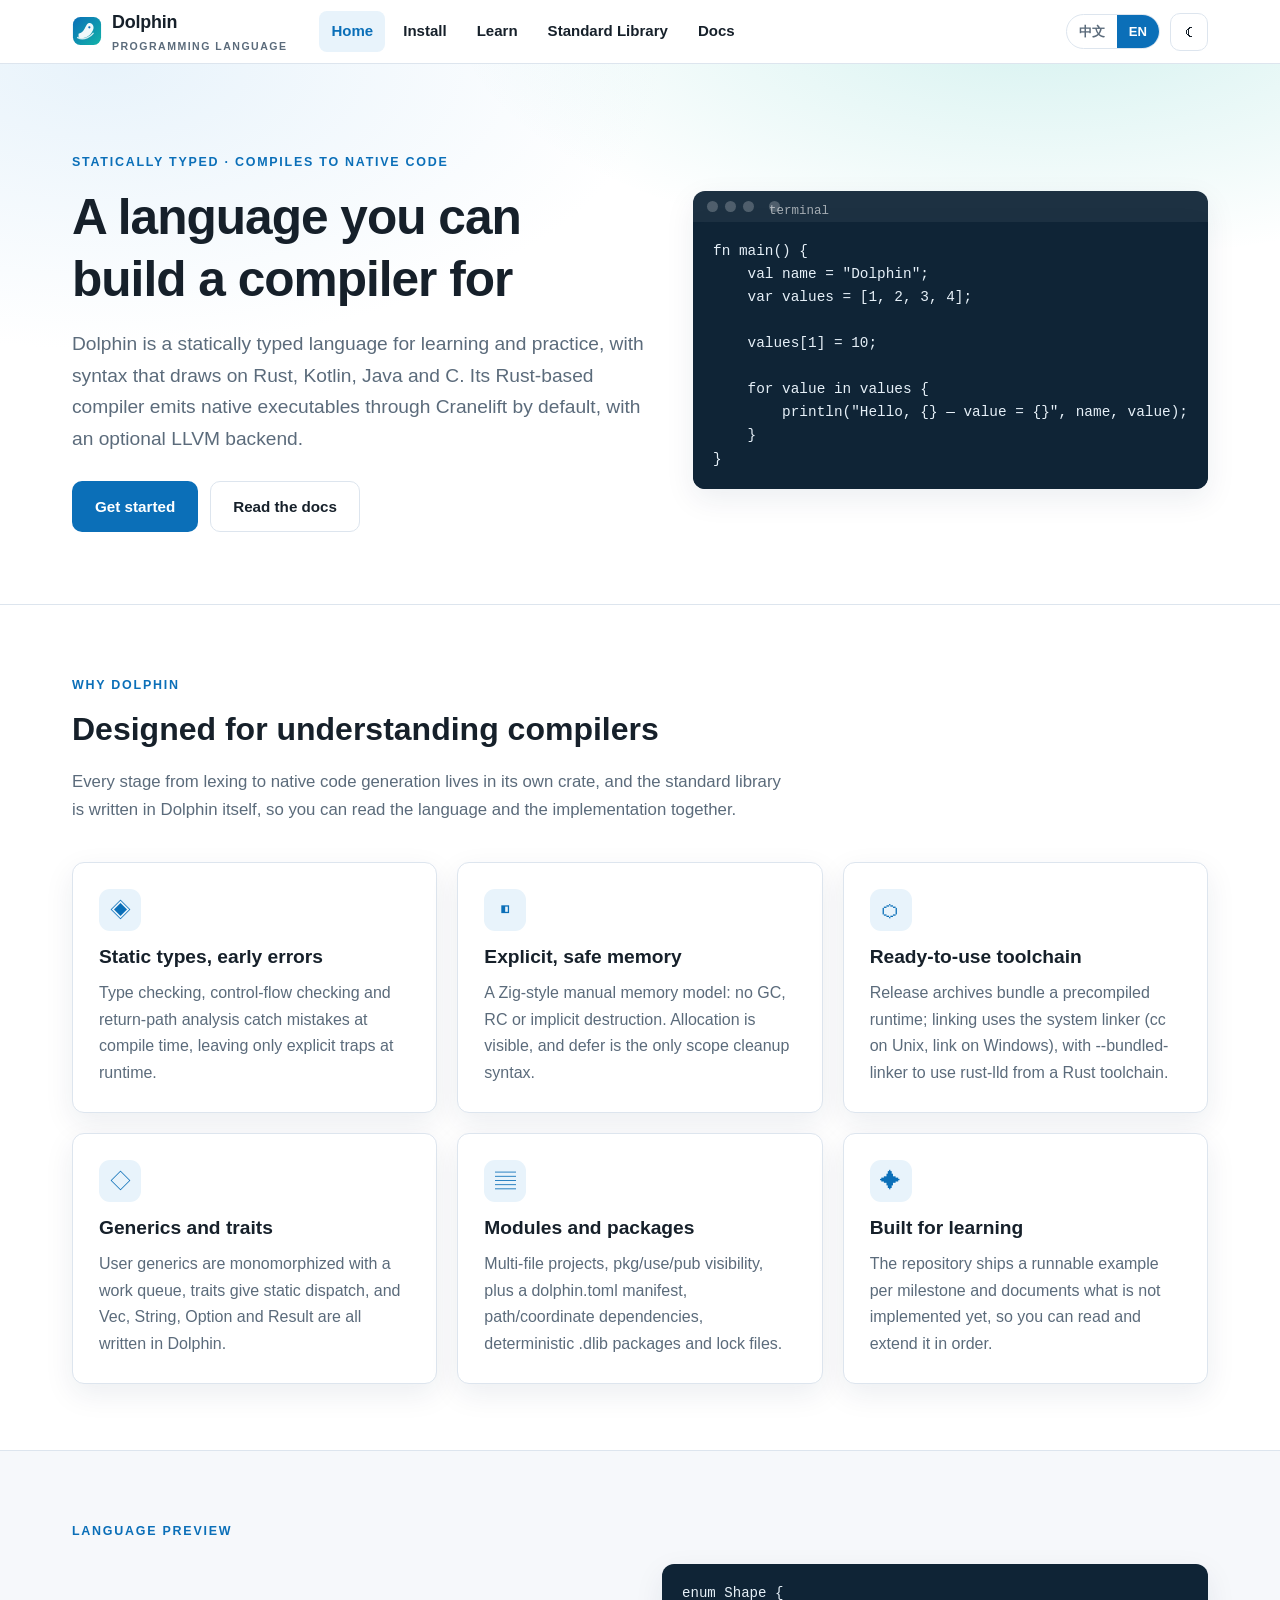
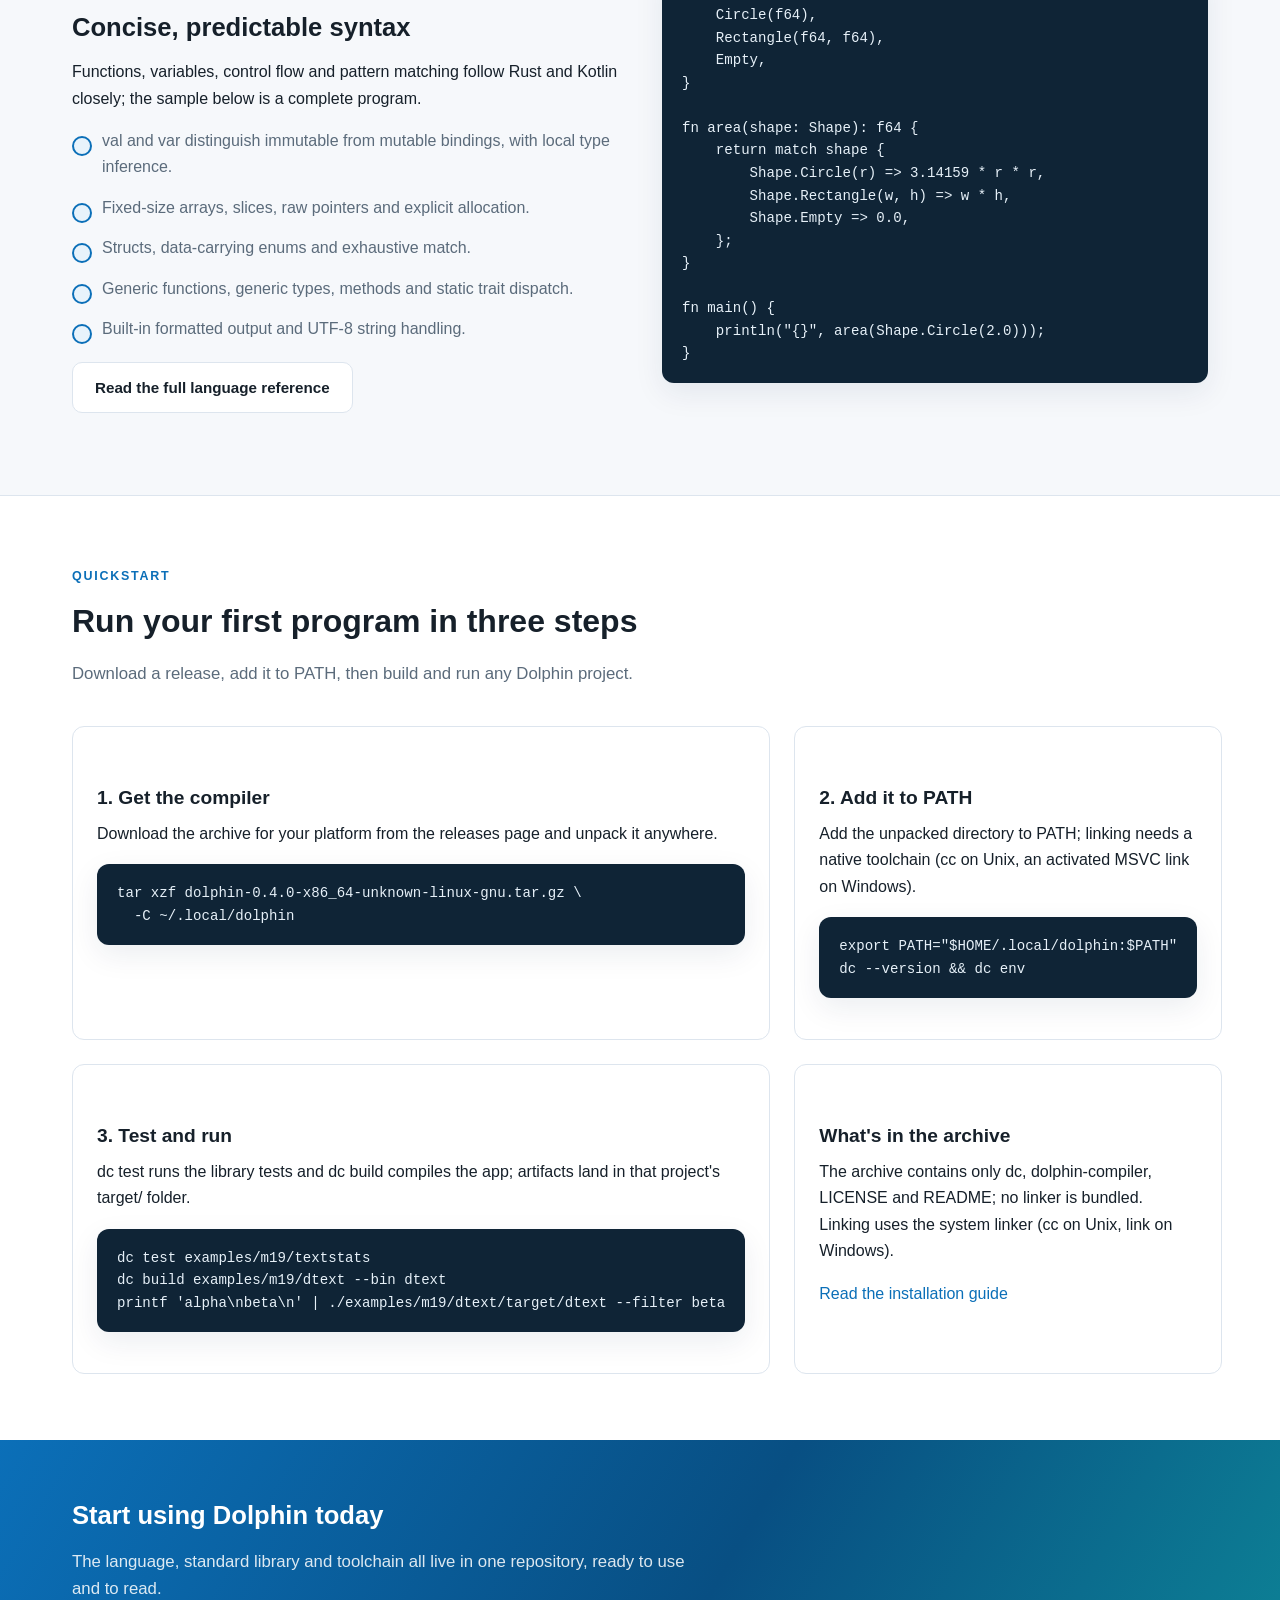
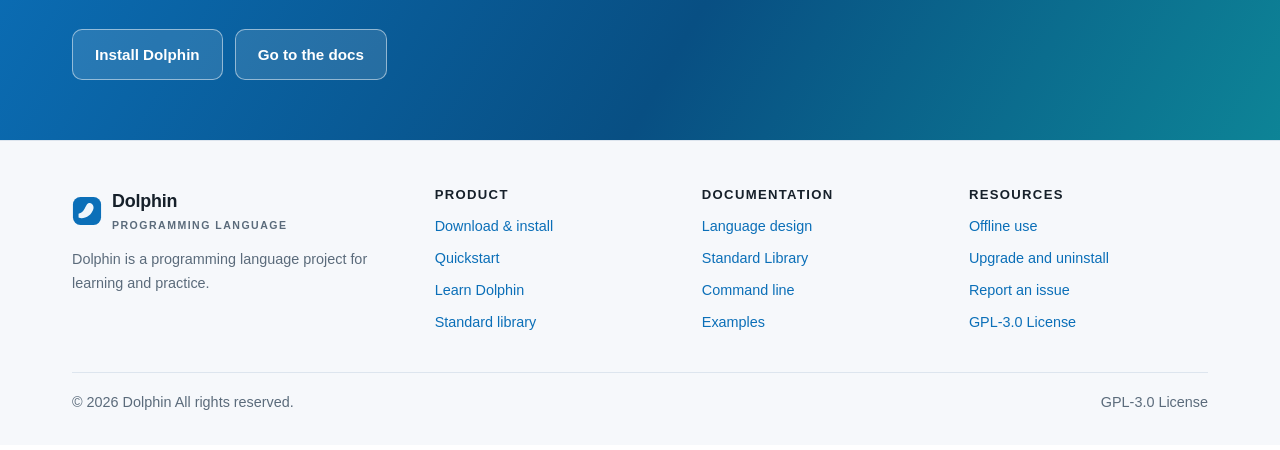
<file: docs/website/index.html>
<!DOCTYPE html>
<html lang="zh-CN" data-lang="zh-CN">
<head>
  <meta charset="UTF-8" />
  <meta name="viewport" content="width=device-width, initial-scale=1" />
  <meta name="description" content="Dolphin 是一门面向学习与实践的静态类型编程语言，编译为本机可执行文件。" />
  <title>Dolphin · 编程语言</title>
  <link rel="stylesheet" href="assets/css/site.css" />
  <script>
    (function () {
      try {
        var saved = localStorage.getItem("dolphin-theme");
        if (saved === "dark" || saved === "light") {
          document.documentElement.setAttribute("data-theme", saved);
        } else if (window.matchMedia && window.matchMedia("(prefers-color-scheme: dark)").matches) {
          document.documentElement.setAttribute("data-theme", "dark");
        }
      } catch (e) {}
    })();
  </script>
  <script defer src="assets/js/i18n.js"></script>
  <script defer src="assets/js/site.js"></script>
</head>
<body>
  <a class="skip-link" href="#main" data-i18n="nav.home">首页</a>

  <header class="topbar">
    <div class="container">
      <a class="brand" href="index.html">
        <svg viewBox="0 0 64 64" aria-hidden="true">
          <defs>
            <linearGradient id="dolphinGrad" x1="0" y1="0" x2="1" y2="1">
              <stop offset="0" stop-color="#0b6fb8" />
              <stop offset="1" stop-color="#12b3a8" />
            </linearGradient>
          </defs>
          <rect x="2" y="2" width="60" height="60" rx="16" fill="url(#dolphinGrad)" />
          <path d="M14 38c8-2 12-8 15-15 2-4 4-7 7-8 4-1 7 1 9 5 2 4 1 9-3 15-3 5-8 9-14 11-5 2-10 2-14 0z" fill="#fff" opacity="0.94" />
          <circle cx="37" cy="24" r="2.4" fill="#0b6fb8" />
          <path d="M12 46c6 3 14 3 21 0 5-2 9-5 12-9" stroke="#fff" stroke-width="3" fill="none" stroke-linecap="round" opacity="0.8" />
        </svg>
        <span>
          <span data-i18n="brand.name">Dolphin</span>
          <small data-i18n="brand.tagline">编程语言</small>
        </span>
      </a>
      <nav class="nav-links" aria-label="Primary">
        <a href="index.html" data-nav data-i18n="nav.home">首页</a>
        <a href="install.html" data-nav data-i18n="nav.install">安装</a>
        <a href="docs/index.html#/tutorial/install" data-nav data-i18n="nav.tutorial">教程</a>
        <a href="docs/index.html#/std/overview" data-nav data-i18n="nav.stdlib">标准库</a>
        <a href="docs/index.html" data-i18n="nav.docs">文档</a>
      </nav>
      <div class="topbar-actions">
        <div class="lang-switch" role="group" data-i18n-aria="nav.language">
          <button type="button" data-lang-btn="zh-CN">中文</button>
          <button type="button" data-lang-btn="en-US">EN</button>
        </div>
        <button type="button" class="icon-btn" data-theme-toggle data-i18n-title="nav.theme" aria-label="Toggle theme">☾</button>
        <button type="button" class="icon-btn menu-btn" data-menu-toggle data-i18n-aria="nav.menu" aria-label="Menu">☰</button>
      </div>
    </div>
  </header>

  <main id="main">
    <section class="hero">
      <div class="container hero-grid">
        <div>
          <span class="eyebrow" data-i18n="hero.eyebrow">静态类型 · 编译为本机代码</span>
          <h1 data-i18n="hero.title">一门可以亲手写编译器的语言</h1>
          <p class="lead" data-i18n="hero.lead">
            Dolphin 是一门面向学习与实践的静态类型语言，语法参考 Rust、Kotlin、Java 和 C。编译器用 Rust
            写成，默认通过 Cranelift 生成本机可执行文件，也可选用 LLVM 后端。
          </p>
          <div class="hero-cta">
            <a class="btn btn-primary" href="install.html" data-i18n="hero.cta.install">开始安装</a>
            <a class="btn btn-ghost" href="docs/index.html" data-i18n="hero.cta.docs">阅读文档</a>
          </div>
        </div>
        <div class="hero-code">
          <div class="terminal">
            <div class="terminal-bar">
              <span></span><span></span><span></span>
              <span class="t-title" data-i18n="hero.termtitle">terminal</span>
            </div>
            <pre><code>fn main() {
    val name = "Dolphin";
    var values = [1, 2, 3, 4];

    values[1] = 10;

    for value in values {
        println("Hello, {} — value = {}", name, value);
    }
}</code></pre>
          </div>
        </div>
      </div>
    </section>

    <section class="block">
      <div class="container">
        <div class="section-head">
          <span class="eyebrow" data-i18n="why.eyebrow">为什么选择 Dolphin</span>
          <h2 data-i18n="why.title">为理解编译器而设计</h2>
          <p data-i18n="why.lead">
            从词法分析到本机代码生成的每个阶段都拆成独立 crate，源码标准库也用 Dolphin 写成，读语言和读实现可以同步进行。
          </p>
        </div>
        <div class="cards">
          <article class="card">
            <div class="card-icon">◈</div>
            <h3 data-i18n="why.card1.title">静态类型，错误前置</h3>
            <p data-i18n="why.card1.body">
              完整的类型检查、控制流检查与返回路径检查，尽量在编译期发现错误，运行时只保留明确的陷阱。
            </p>
          </article>
          <article class="card">
            <div class="card-icon">◧</div>
            <h3 data-i18n="why.card2.title">显式且安全的内存</h3>
            <p data-i18n="why.card2.body">
              Zig 式手动内存模型：没有 GC、RC 与隐式析构，分配与释放显式可见，defer 是唯一的作用域清理语法。
            </p>
          </article>
          <article class="card">
            <div class="card-icon">⬡</div>
            <h3 data-i18n="why.card3.title">开箱即用的工具链</h3>
            <p data-i18n="why.card3.body">
              发行包内置预编译运行时；链接默认调用系统链接器（Unix cc，Windows link），装有 Rust 工具链时可用
              --bundled-linker 改用 rust-lld。
            </p>
          </article>
          <article class="card">
            <div class="card-icon">◇</div>
            <h3 data-i18n="why.card4.title">泛型与 trait</h3>
            <p data-i18n="why.card4.body">
              用户泛型经工作队列单态化，trait 提供静态分派，标准库的 Vec、String、Option、Result 全部由
              Dolphin 源码写成。
            </p>
          </article>
          <article class="card">
            <div class="card-icon">▤</div>
            <h3 data-i18n="why.card5.title">模块与包管理</h3>
            <p data-i18n="why.card5.body">
              多文件项目、pkg/use/pub 可见性，以及 dolphin.toml 清单、path/坐标依赖、确定性 .dlib 包与锁文件。
            </p>
          </article>
          <article class="card">
            <div class="card-icon">✦</div>
            <h3 data-i18n="why.card6.title">面向学习</h3>
            <p data-i18n="why.card6.body">
              仓库按里程碑提供可运行示例，并如实记录尚未实现的能力，方便按顺序阅读和扩展。
            </p>
          </article>
        </div>
      </div>
    </section>

    <section class="block alt">
      <div class="container split">
        <div>
          <span class="eyebrow" data-i18n="preview.eyebrow">语言预览</span>
          <h2 data-i18n="preview.title">简洁、明确的语法</h2>
          <p data-i18n="preview.lead">
            函数、变量、控制流与模式匹配的写法接近 Rust 与 Kotlin，下面是一个完整的面积计算程序。
          </p>
          <ul class="feature-list">
            <li data-i18n="preview.list.1">val 与 var 区分不可变与可变绑定，支持局部类型推断。</li>
            <li data-i18n="preview.list.2">定长数组、切片、原始指针与显式内存分配。</li>
            <li data-i18n="preview.list.3">结构体、携带数据的枚举与穷尽式 match。</li>
            <li data-i18n="preview.list.4">泛型函数、泛型类型、方法与 trait 静态分派。</li>
            <li data-i18n="preview.list.5">内置格式化输出与 UTF-8 字符串处理。</li>
          </ul>
          <p style="margin-top: 20px">
            <a class="btn btn-ghost" href="docs/index.html#/tutorial/intro" data-i18n="preview.link">查看完整语言参考</a>
          </p>
        </div>
        <div>
          <pre><code>enum Shape {
    Circle(f64),
    Rectangle(f64, f64),
    Empty,
}

fn area(shape: Shape): f64 {
    return match shape {
        Shape.Circle(r) =&gt; 3.14159 * r * r,
        Shape.Rectangle(w, h) =&gt; w * h,
        Shape.Empty =&gt; 0.0,
    };
}

fn main() {
    println("{}", area(Shape.Circle(2.0)));
}</code></pre>
        </div>
      </div>
    </section>

    <section class="block">
      <div class="container">
        <div class="section-head">
          <span class="eyebrow" data-i18n="quickstart.eyebrow">快速开始</span>
          <h2 data-i18n="quickstart.title">三步运行第一个程序</h2>
          <p data-i18n="quickstart.lead">下载发行包并加入 PATH，然后编译运行任意 Dolphin 项目。</p>
        </div>
        <div class="quickstart">
          <div class="panel">
            <h3 data-i18n="quickstart.step1.title">1. 获取编译器</h3>
            <p data-i18n="quickstart.step1.body">从发行页下载对应平台的归档，解压到任意目录。</p>
            <pre><code>tar xzf dolphin-0.4.0-x86_64-unknown-linux-gnu.tar.gz \
  -C ~/.local/dolphin</code></pre>
          </div>
          <div class="panel">
            <h3 data-i18n="quickstart.step2.title">2. 加入 PATH</h3>
            <p data-i18n="quickstart.step2.body">把解压目录加入 PATH；链接需要本机开发工具链（Unix cc，Windows 已激活的 MSVC link）。</p>
            <pre><code>export PATH="$HOME/.local/dolphin:$PATH"
dc --version && dc env</code></pre>
          </div>
          <div class="panel">
            <h3 data-i18n="quickstart.step3.title">3. 构建并运行</h3>
            <p data-i18n="quickstart.step3.body">dc test 运行库测试，dc build 构建应用；产物写入项目的 target/ 目录。</p>
            <pre><code>dc test examples/m19/textstats
dc build examples/m19/dtext --bin dtext
printf 'alpha\nbeta\n' | ./examples/m19/dtext/target/dtext --filter beta</code></pre>
          </div>
          <div class="panel">
            <h3 data-i18n="install.package.title">发行包内容</h3>
            <p data-i18n="install.package.body">
              发行包只包含 dc、dolphin-compiler、LICENSE 与 README，不含链接器；链接默认使用系统链接器（Unix cc，Windows link）。
            </p>
            <p><a href="install.html" data-i18n="quickstart.link">阅读安装指南 →</a></p>
          </div>
        </div>
      </div>
    </section>

    <section class="cta-band">
      <div class="container">
        <h2 data-i18n="cta.title">现在就开始使用 Dolphin</h2>
        <p data-i18n="cta.lead">
          语言、标准库与工具链的源码都在仓库里，可以边用边读。
        </p>
        <div class="hero-cta">
          <a class="btn btn-ghost" href="install.html" data-i18n="cta.install">安装 Dolphin</a>
          <a class="btn btn-ghost" href="docs/index.html" data-i18n="cta.docs">进入文档</a>
        </div>
      </div>
    </section>
  </main>

  <footer class="site-footer">
    <div class="container">
      <div class="footer-grid">
        <div>
          <a class="brand" href="index.html">
            <svg viewBox="0 0 64 64" aria-hidden="true">
              <rect x="2" y="2" width="60" height="60" rx="16" fill="#0b6fb8" />
              <path d="M14 38c8-2 12-8 15-15 2-4 4-7 7-8 4-1 7 1 9 5 2 4 1 9-3 15-3 5-8 9-14 11-5 2-10 2-14 0z" fill="#fff" opacity="0.94" />
            </svg>
            <span>
              <span data-i18n="brand.name">Dolphin</span>
              <small data-i18n="brand.tagline">编程语言</small>
            </span>
          </a>
          <p style="margin-top: 14px" data-i18n="footer.disclaimer">
            Dolphin 是用于学习与实践的编程语言项目。
          </p>
        </div>
        <div>
          <h4 data-i18n="footer.product">产品</h4>
          <ul>
            <li><a href="install.html" data-i18n="footer.download">下载与安装</a></li>
            <li><a href="docs/index.html#/tutorial/install" data-i18n="footer.quickstart">快速开始</a></li>
            <li><a href="docs/index.html#/tutorial/tour" data-i18n="footer.tutorial">入门到精通</a></li>
            <li><a href="docs/index.html#/std/overview" data-i18n="footer.stdlib">标准库参考</a></li>
          </ul>
        </div>
        <div>
          <h4 data-i18n="footer.docs">文档</h4>
          <ul>
            <li><a href="docs/index.html#/tutorial/intro" data-i18n="footer.language">语言设计</a></li>
            <li><a href="docs/index.html#/std/mem" data-i18n="nav.stdlib">标准库</a></li>
            <li><a href="docs/index.html#/tutorial/packages" data-i18n="footer.cli">命令行参考</a></li>
            <li><a href="https://github.com/foxlab/dolphin-compiler/tree/main/examples" data-i18n="footer.examples">可运行示例</a></li>
          </ul>
        </div>
        <div>
          <h4 data-i18n="footer.resources">资源</h4>
          <ul>
            <li><a href="install.html#offline" data-i18n="install.offline.title">离线使用</a></li>
            <li><a href="install.html#upgrade" data-i18n="install.upgrade.title">升级与卸载</a></li>
            <li><a href="https://github.com/foxlab/dolphin-compiler/issues" rel="noopener" data-i18n="footer.issues">问题反馈</a></li>
            <li><a href="https://www.gnu.org/licenses/gpl-3.0.html" rel="noopener" data-i18n="footer.license">GPL-3.0 许可证</a></li>
          </ul>
        </div>
      </div>
      <div class="footer-bottom">
        <span>© <span data-year>2026</span> Dolphin <span data-i18n="footer.rights">保留所有权利。</span></span>
        <span data-i18n="footer.license">GPL-3.0 许可证</span>
      </div>
    </div>
  </footer>
</body>
</html>
</file>
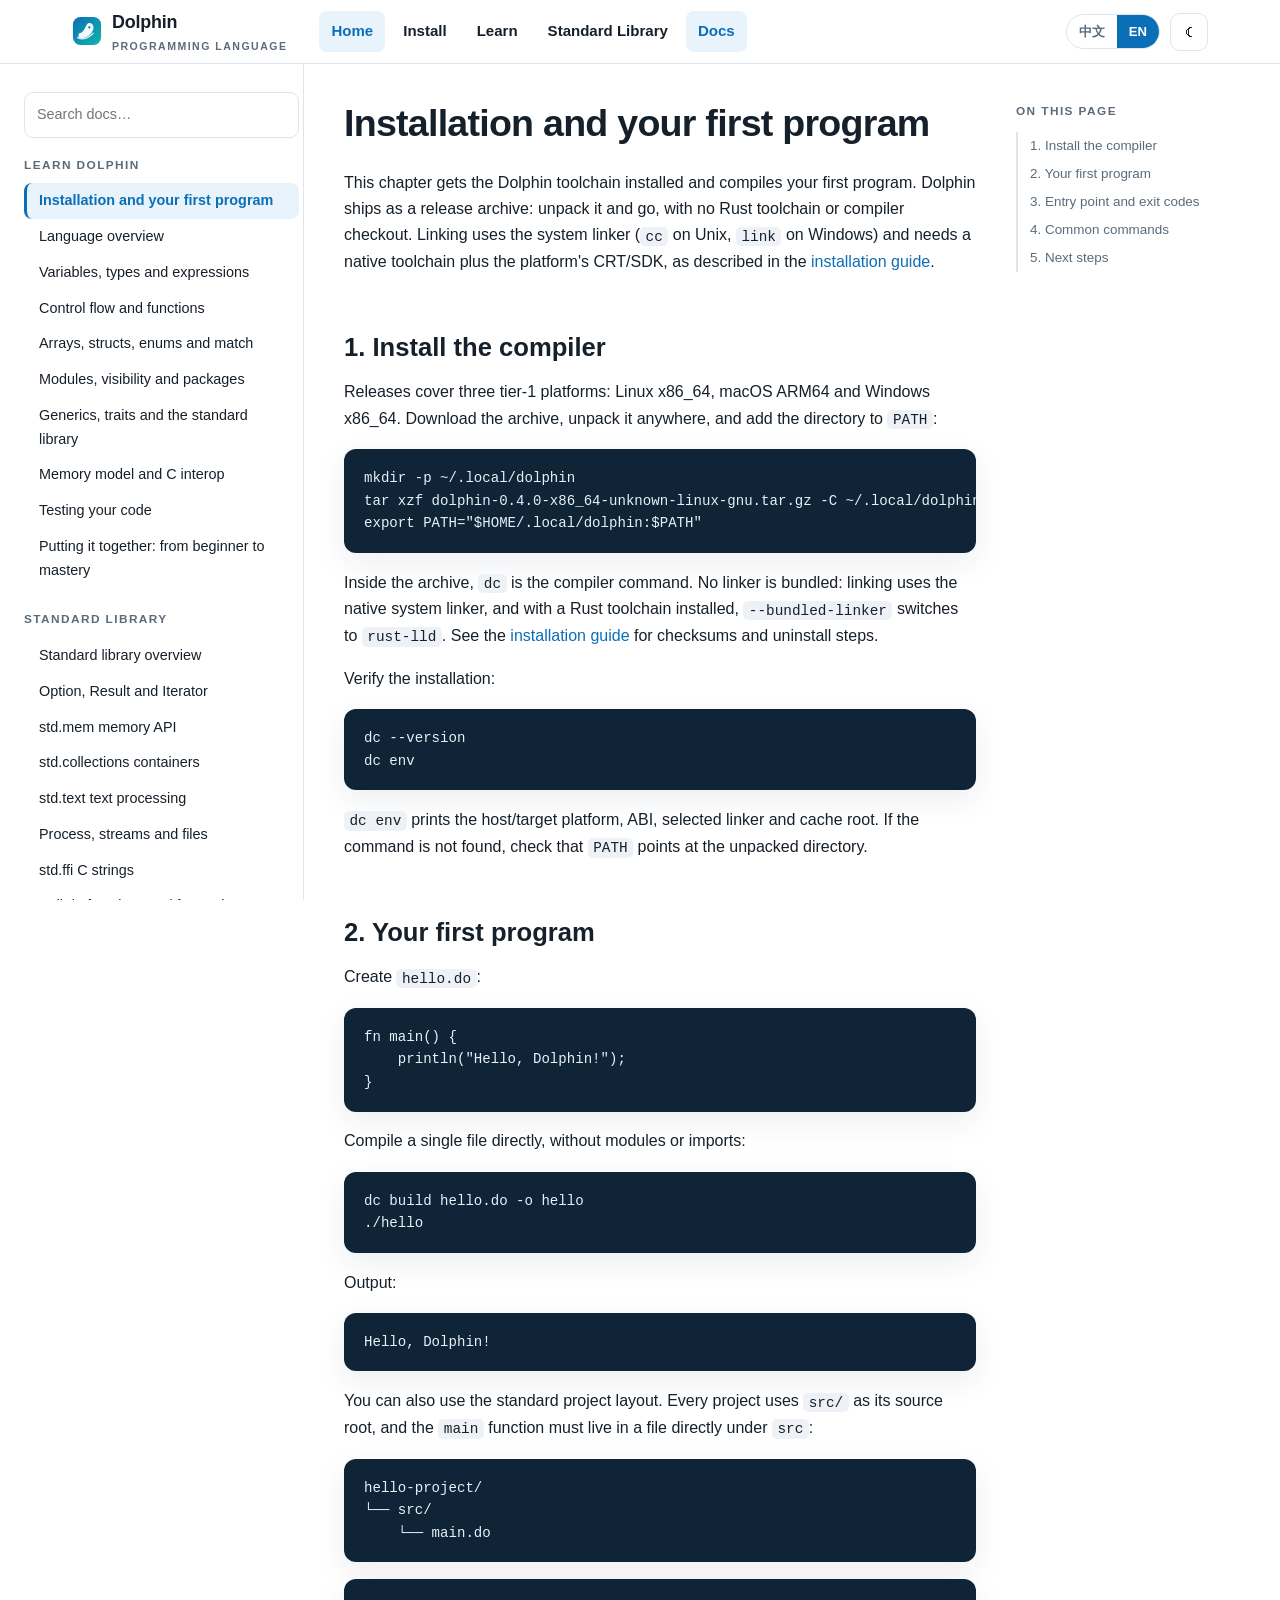
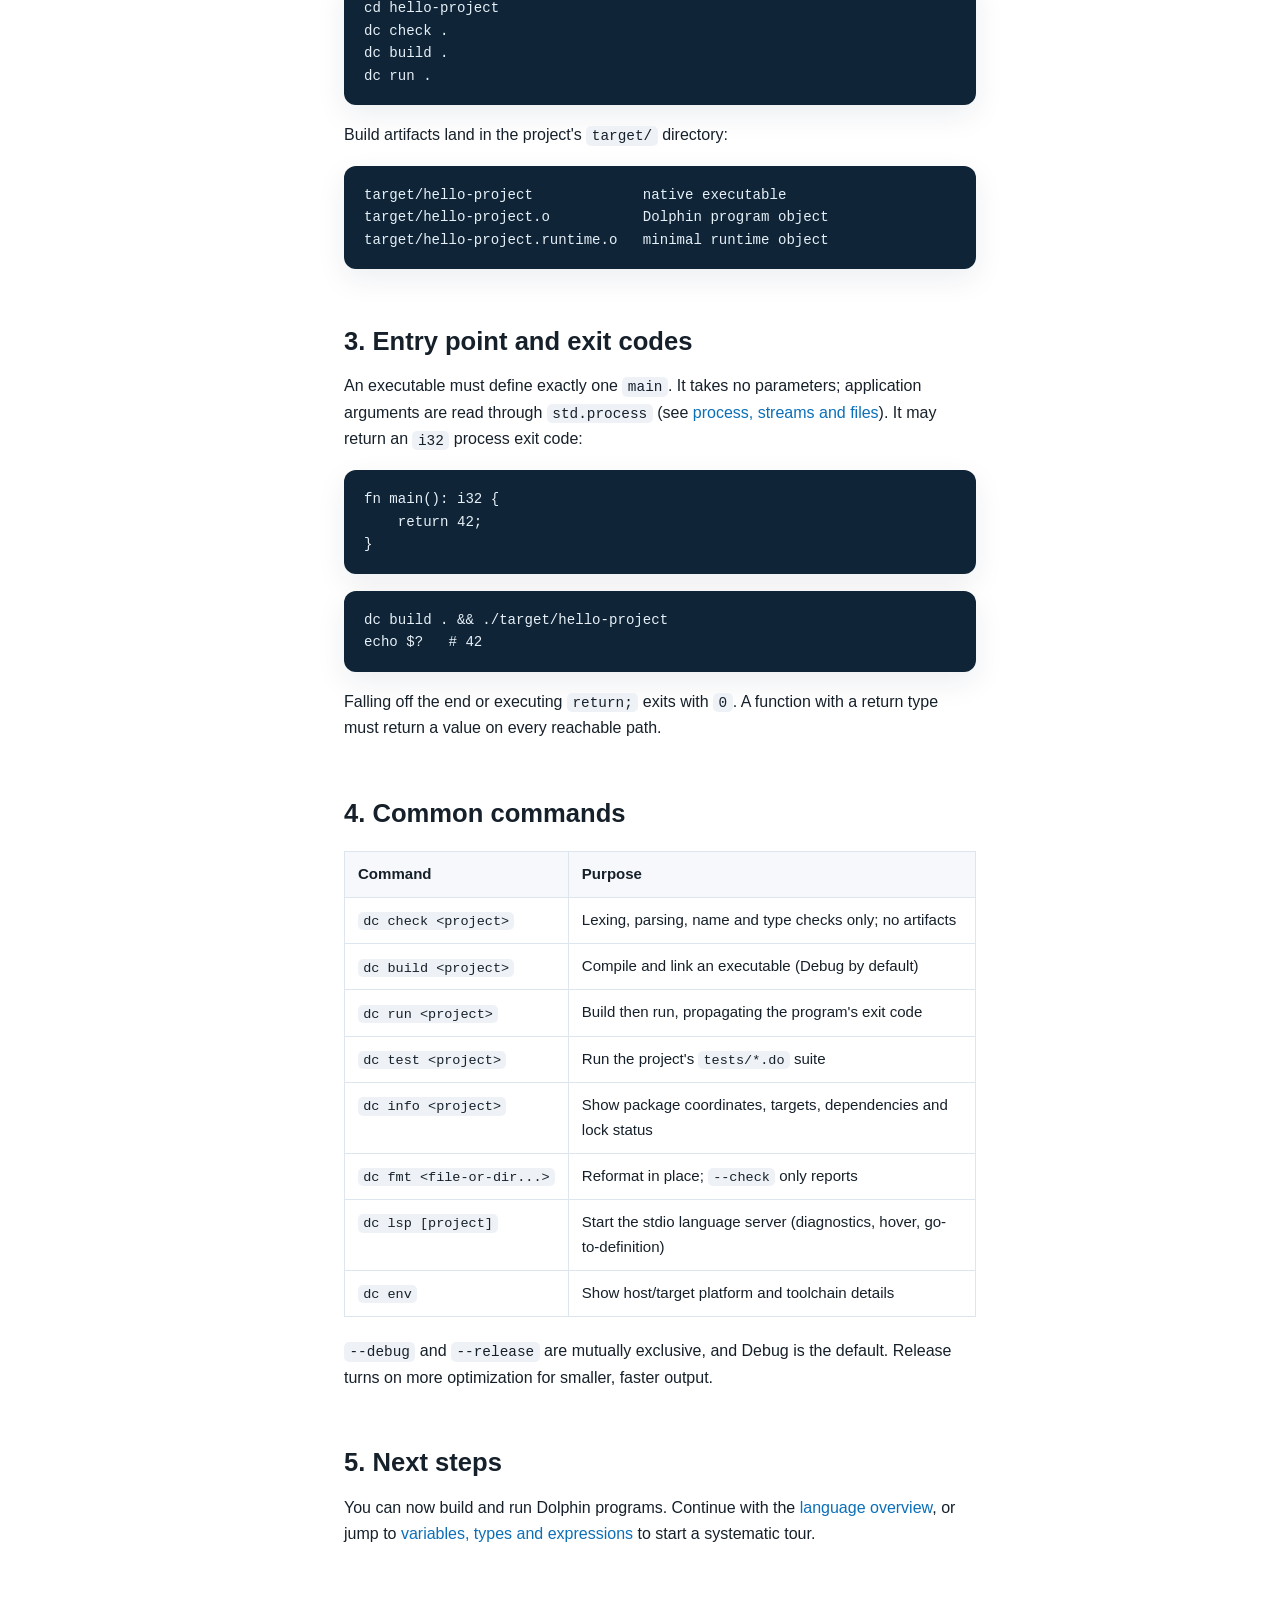
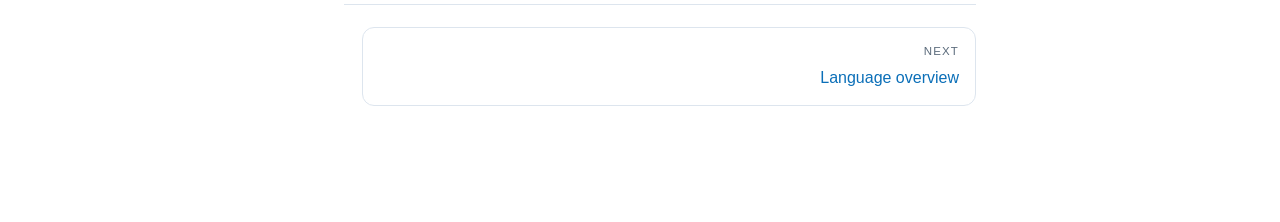
<file: docs/website/docs/index.html>
<!DOCTYPE html>
<html lang="zh-CN" data-lang="zh-CN">
<head>
  <meta charset="UTF-8" />
  <meta name="viewport" content="width=device-width, initial-scale=1" />
  <meta name="description" content="Dolphin 文档：从入门到精通的语言教程与标准库参考。" />
  <title>文档 · Dolphin</title>
  <link rel="stylesheet" href="../assets/css/site.css" />
  <script>
    (function () {
      try {
        var saved = localStorage.getItem("dolphin-theme");
        if (saved === "dark" || saved === "light") {
          document.documentElement.setAttribute("data-theme", saved);
        } else if (window.matchMedia && window.matchMedia("(prefers-color-scheme: dark)").matches) {
          document.documentElement.setAttribute("data-theme", "dark");
        }
      } catch (e) {}
    })();
  </script>
</head>
<body>
  <a class="skip-link" href="#doc-body" data-i18n="nav.docs">文档</a>

  <header class="topbar">
    <div class="container">
      <a class="brand" href="../index.html">
        <svg viewBox="0 0 64 64" aria-hidden="true">
          <defs>
            <linearGradient id="dolphinGradD" x1="0" y1="0" x2="1" y2="1">
              <stop offset="0" stop-color="#0b6fb8" />
              <stop offset="1" stop-color="#12b3a8" />
            </linearGradient>
          </defs>
          <rect x="2" y="2" width="60" height="60" rx="16" fill="url(#dolphinGradD)" />
          <path d="M14 38c8-2 12-8 15-15 2-4 4-7 7-8 4-1 7 1 9 5 2 4 1 9-3 15-3 5-8 9-14 11-5 2-10 2-14 0z" fill="#fff" opacity="0.94" />
          <circle cx="37" cy="24" r="2.4" fill="#0b6fb8" />
          <path d="M12 46c6 3 14 3 21 0 5-2 9-5 12-9" stroke="#fff" stroke-width="3" fill="none" stroke-linecap="round" opacity="0.8" />
        </svg>
        <span>
          <span data-i18n="brand.name">Dolphin</span>
          <small data-i18n="brand.tagline">编程语言</small>
        </span>
      </a>
      <nav class="nav-links" aria-label="Primary">
        <a href="../index.html" data-nav data-i18n="nav.home">首页</a>
        <a href="../install.html" data-nav data-i18n="nav.install">安装</a>
        <a href="index.html#/tutorial/install" data-nav data-i18n="nav.tutorial">教程</a>
        <a href="index.html#/std/overview" data-nav data-i18n="nav.stdlib">标准库</a>
        <a href="index.html" data-nav data-i18n="nav.docs">文档</a>
      </nav>
      <div class="topbar-actions">
        <div class="lang-switch" role="group" data-i18n-aria="nav.language">
          <button type="button" data-lang-btn="zh-CN">中文</button>
          <button type="button" data-lang-btn="en-US">EN</button>
        </div>
        <button type="button" class="icon-btn" data-theme-toggle data-i18n-title="nav.theme" aria-label="Toggle theme">☾</button>
        <button type="button" class="icon-btn menu-btn" data-menu-toggle data-i18n-aria="nav.menu" aria-label="Menu">☰</button>
      </div>
    </div>
  </header>

  <div class="docs-shell">
    <aside class="docs-sidebar">
      <div class="docs-search">
        <input type="search" id="docs-search" data-i18n-placeholder="docs.search" placeholder="搜索文档…" autocomplete="off" />
      </div>
      <nav class="docs-nav" id="docs-nav"></nav>
    </aside>

    <main class="docs-main" id="doc-body">
      <article id="doc-article">
        <p class="docs-loading" data-i18n="docs.loading">正在加载…</p>
      </article>
      <nav class="doc-pager" id="doc-pager"></nav>
    </main>

    <aside class="doc-toc">
      <div class="toc-title" data-i18n="docs.toc">本页目录</div>
      <nav id="doc-toc-nav"></nav>
    </aside>
  </div>

  <script src="../assets/js/i18n.js"></script>
  <script src="../assets/js/site.js"></script>
  <script src="../assets/js/content/zh-tutorial.js"></script>
  <script src="../assets/js/content/zh-std.js"></script>
  <script src="../assets/js/content/en-tutorial.js"></script>
  <script src="../assets/js/content/en-std.js"></script>
  <script src="../assets/js/docs.js"></script>
</body>
</html>
</file>
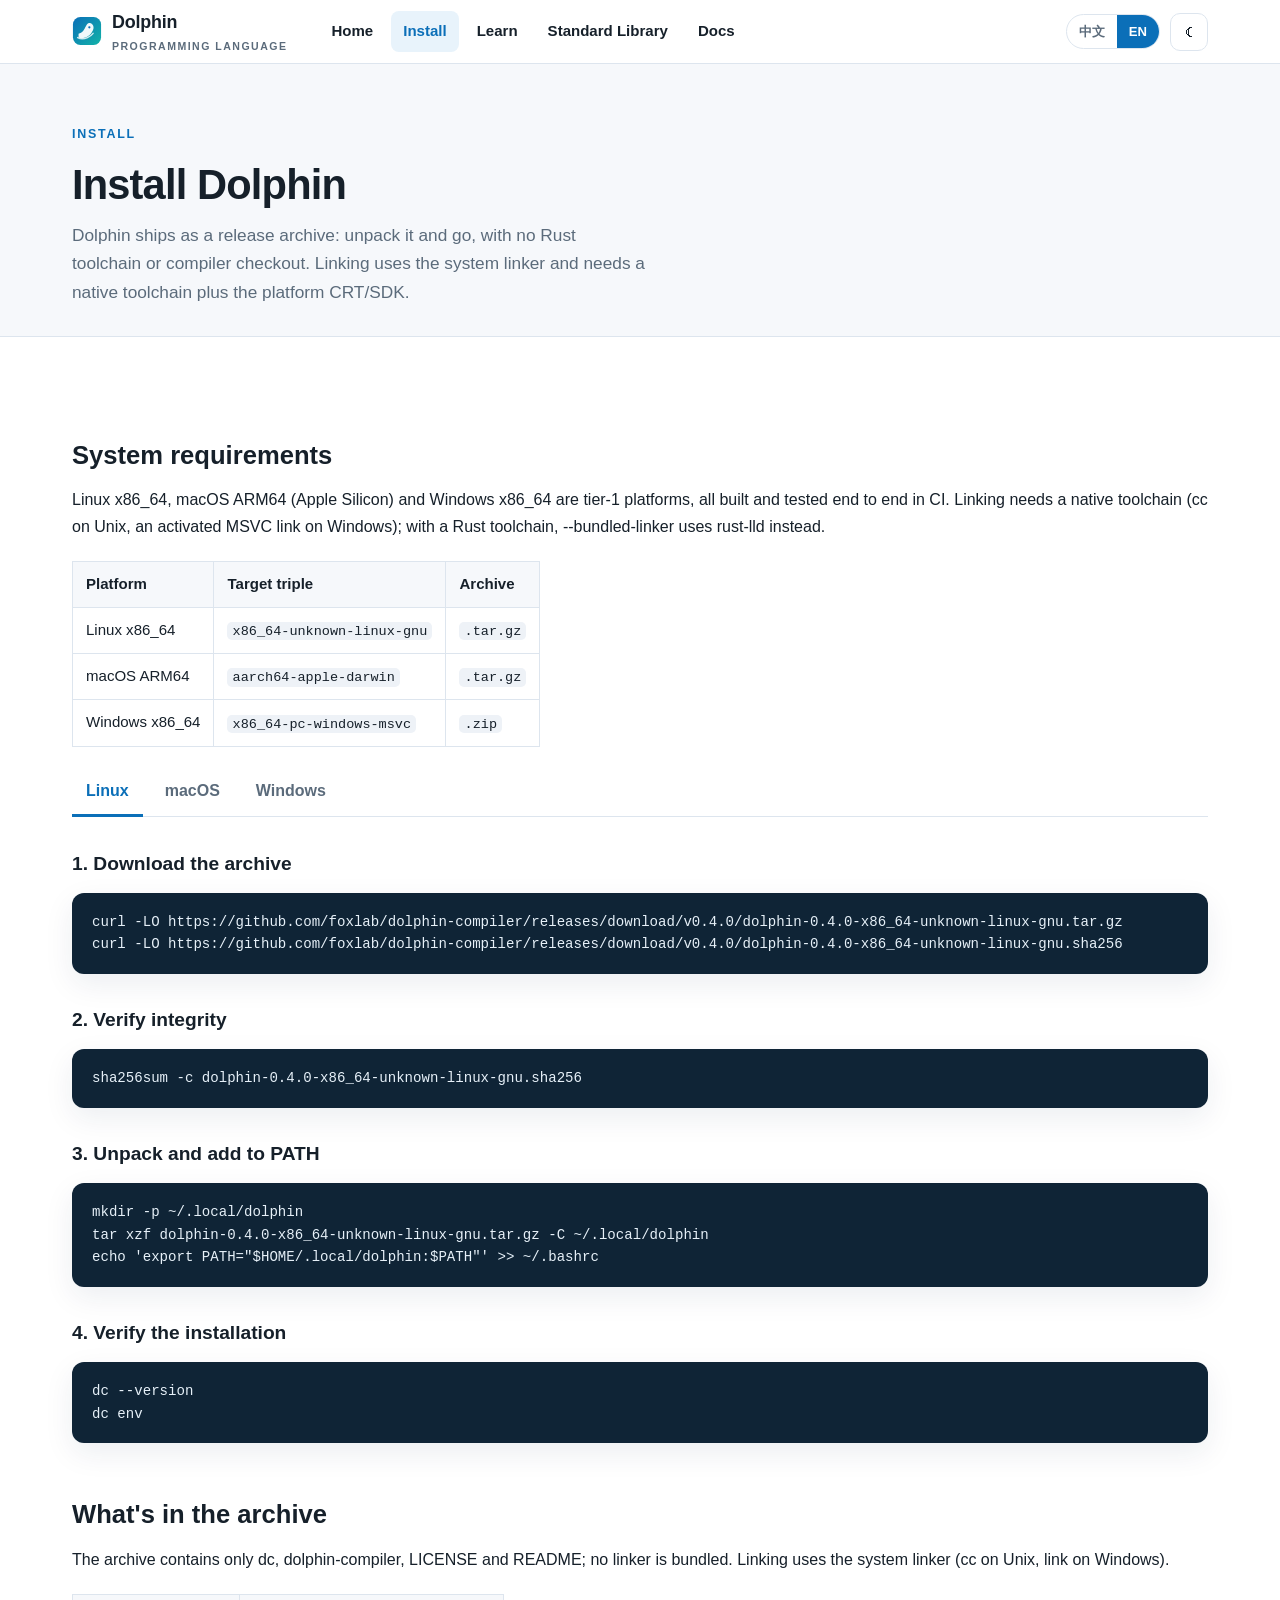
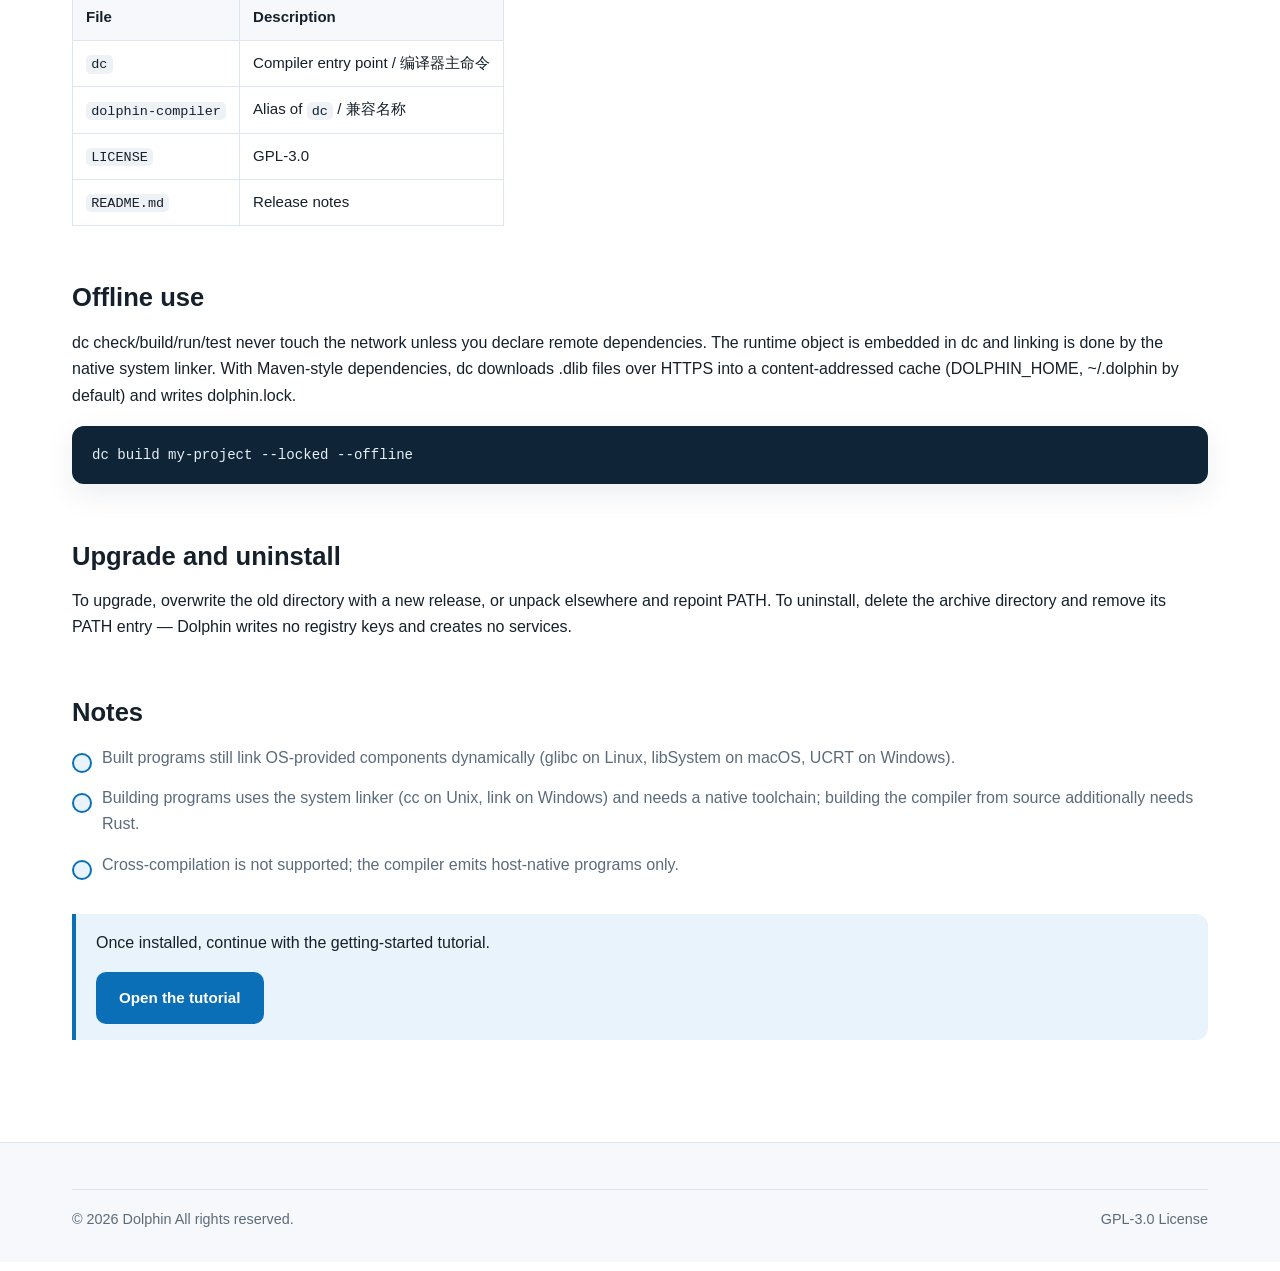
<file: docs/website/install.html>
<!DOCTYPE html>
<html lang="zh-CN" data-lang="zh-CN">
<head>
  <meta charset="UTF-8" />
  <meta name="viewport" content="width=device-width, initial-scale=1" />
  <meta name="description" content="安装 Dolphin 编译器：下载发行包，解压并加入 PATH。" />
  <title>安装 · Dolphin</title>
  <link rel="stylesheet" href="assets/css/site.css" />
  <script>
    (function () {
      try {
        var saved = localStorage.getItem("dolphin-theme");
        if (saved === "dark" || saved === "light") {
          document.documentElement.setAttribute("data-theme", saved);
        } else if (window.matchMedia && window.matchMedia("(prefers-color-scheme: dark)").matches) {
          document.documentElement.setAttribute("data-theme", "dark");
        }
      } catch (e) {}
    })();
  </script>
  <script defer src="assets/js/i18n.js"></script>
  <script defer src="assets/js/site.js"></script>
</head>
<body>
  <a class="skip-link" href="#main" data-i18n="nav.home">首页</a>

  <header class="topbar">
    <div class="container">
      <a class="brand" href="index.html">
        <svg viewBox="0 0 64 64" aria-hidden="true">
          <defs>
            <linearGradient id="dolphinGrad2" x1="0" y1="0" x2="1" y2="1">
              <stop offset="0" stop-color="#0b6fb8" />
              <stop offset="1" stop-color="#12b3a8" />
            </linearGradient>
          </defs>
          <rect x="2" y="2" width="60" height="60" rx="16" fill="url(#dolphinGrad2)" />
          <path d="M14 38c8-2 12-8 15-15 2-4 4-7 7-8 4-1 7 1 9 5 2 4 1 9-3 15-3 5-8 9-14 11-5 2-10 2-14 0z" fill="#fff" opacity="0.94" />
          <circle cx="37" cy="24" r="2.4" fill="#0b6fb8" />
          <path d="M12 46c6 3 14 3 21 0 5-2 9-5 12-9" stroke="#fff" stroke-width="3" fill="none" stroke-linecap="round" opacity="0.8" />
        </svg>
        <span>
          <span data-i18n="brand.name">Dolphin</span>
          <small data-i18n="brand.tagline">编程语言</small>
        </span>
      </a>
      <nav class="nav-links" aria-label="Primary">
        <a href="index.html" data-nav data-i18n="nav.home">首页</a>
        <a href="install.html" data-nav data-i18n="nav.install">安装</a>
        <a href="docs/index.html#/tutorial/install" data-nav data-i18n="nav.tutorial">教程</a>
        <a href="docs/index.html#/std/overview" data-nav data-i18n="nav.stdlib">标准库</a>
        <a href="docs/index.html" data-i18n="nav.docs">文档</a>
      </nav>
      <div class="topbar-actions">
        <div class="lang-switch" role="group" data-i18n-aria="nav.language">
          <button type="button" data-lang-btn="zh-CN">中文</button>
          <button type="button" data-lang-btn="en-US">EN</button>
        </div>
        <button type="button" class="icon-btn" data-theme-toggle data-i18n-title="nav.theme" aria-label="Toggle theme">☾</button>
        <button type="button" class="icon-btn menu-btn" data-menu-toggle data-i18n-aria="nav.menu" aria-label="Menu">☰</button>
      </div>
    </div>
  </header>

  <main id="main">
    <div class="page-head">
      <div class="container">
        <span class="eyebrow" data-i18n="install.eyebrow">安装</span>
        <h1 data-i18n="install.title">安装 Dolphin</h1>
        <p data-i18n="install.lead">
          Dolphin 以发行包发布：解压后即可使用，不需要 Rust 或编译器源码；链接默认使用系统链接器，需要本机开发工具链与系统 CRT/SDK。
        </p>
      </div>
    </div>

    <div class="page-body">
      <div class="container">
        <h2 data-i18n="install.requirements">系统要求</h2>
        <p data-i18n="install.requirements.body">
          Linux x86_64、macOS ARM64（Apple Silicon）与 Windows x86_64 为一级支持平台，均在 CI
          中完成构建与端到端测试。
        </p>
        <table>
          <thead>
            <tr><th>Platform</th><th>Target triple</th><th>Archive</th></tr>
          </thead>
          <tbody>
            <tr><td>Linux x86_64</td><td><code>x86_64-unknown-linux-gnu</code></td><td><code>.tar.gz</code></td></tr>
            <tr><td>macOS ARM64</td><td><code>aarch64-apple-darwin</code></td><td><code>.tar.gz</code></td></tr>
            <tr><td>Windows x86_64</td><td><code>x86_64-pc-windows-msvc</code></td><td><code>.zip</code></td></tr>
          </tbody>
        </table>

        <div data-tabs>
          <div class="tabs" role="tablist">
            <button type="button" class="is-active" data-tab="tab-linux" data-i18n="install.tabs.linux">Linux</button>
            <button type="button" data-tab="tab-macos" data-i18n="install.tabs.macos">macOS</button>
            <button type="button" data-tab="tab-windows" data-i18n="install.tabs.windows">Windows</button>
          </div>

          <div class="tab-panel is-active" id="tab-linux">
            <h3 data-i18n="install.step.download">1. 下载归档</h3>
            <pre><code>curl -LO https://github.com/foxlab/dolphin-compiler/releases/download/v0.4.0/dolphin-0.4.0-x86_64-unknown-linux-gnu.tar.gz
curl -LO https://github.com/foxlab/dolphin-compiler/releases/download/v0.4.0/dolphin-0.4.0-x86_64-unknown-linux-gnu.sha256</code></pre>
            <h3 data-i18n="install.step.verify">2. 校验完整性</h3>
            <pre><code>sha256sum -c dolphin-0.4.0-x86_64-unknown-linux-gnu.sha256</code></pre>
            <h3 data-i18n="install.step.extract">3. 解压并加入 PATH</h3>
            <pre><code>mkdir -p ~/.local/dolphin
tar xzf dolphin-0.4.0-x86_64-unknown-linux-gnu.tar.gz -C ~/.local/dolphin
echo 'export PATH="$HOME/.local/dolphin:$PATH"' &gt;&gt; ~/.bashrc</code></pre>
            <h3 data-i18n="install.step.verifyenv">4. 验证安装</h3>
            <pre><code>dc --version
dc env</code></pre>
          </div>

          <div class="tab-panel" id="tab-macos">
            <h3 data-i18n="install.step.download">1. 下载归档</h3>
            <pre><code>curl -LO https://github.com/foxlab/dolphin-compiler/releases/download/v0.4.0/dolphin-0.4.0-aarch64-apple-darwin.tar.gz
curl -LO https://github.com/foxlab/dolphin-compiler/releases/download/v0.4.0/dolphin-0.4.0-aarch64-apple-darwin.sha256</code></pre>
            <h3 data-i18n="install.step.verify">2. 校验完整性</h3>
            <pre><code>shasum -a 256 -c dolphin-0.4.0-aarch64-apple-darwin.sha256</code></pre>
            <h3 data-i18n="install.step.extract">3. 解压并加入 PATH</h3>
            <pre><code>mkdir -p ~/.local/dolphin
tar xzf dolphin-0.4.0-aarch64-apple-darwin.tar.gz -C ~/.local/dolphin
echo 'export PATH="$HOME/.local/dolphin:$PATH"' &gt;&gt; ~/.zshrc</code></pre>
            <h3 data-i18n="install.step.verifyenv">4. 验证安装</h3>
            <pre><code>dc --version
dc env</code></pre>
          </div>

          <div class="tab-panel" id="tab-windows">
            <h3 data-i18n="install.step.download">1. 下载归档</h3>
            <pre><code>Invoke-WebRequest -Uri https://github.com/foxlab/dolphin-compiler/releases/download/v0.4.0/dolphin-0.4.0-x86_64-pc-windows-msvc.zip `
  -OutFile dolphin-0.4.0-x86_64-pc-windows-msvc.zip</code></pre>
            <h3 data-i18n="install.step.verify">2. 校验完整性</h3>
            <pre><code>Get-FileHash dolphin-0.4.0-x86_64-pc-windows-msvc.zip -Algorithm SHA256</code></pre>
            <h3 data-i18n="install.step.extract">3. 解压并加入 PATH</h3>
            <pre><code>Expand-Archive dolphin-0.4.0-x86_64-pc-windows-msvc.zip `
  -DestinationPath "$env:USERPROFILE\dolphin"
$env:Path = "$env:USERPROFILE\dolphin;$env:Path"</code></pre>
            <h3 data-i18n="install.step.verifyenv">4. 验证安装</h3>
            <pre><code>dc --version
dc env</code></pre>
          </div>
        </div>

        <h2 data-i18n="install.package.title">发行包内容</h2>
        <p data-i18n="install.package.body">
          发行包只包含 dc、dolphin-compiler、LICENSE 与 README，不含链接器；链接默认使用系统链接器（Unix cc，Windows link）。
        </p>
        <table>
          <thead>
            <tr><th>File</th><th>Description</th></tr>
          </thead>
          <tbody>
            <tr><td><code>dc</code></td><td>Compiler entry point / 编译器主命令</td></tr>
            <tr><td><code>dolphin-compiler</code></td><td>Alias of <code>dc</code> / 兼容名称</td></tr>
            <tr><td><code>LICENSE</code></td><td>GPL-3.0</td></tr>
            <tr><td><code>README.md</code></td><td>Release notes</td></tr>
          </tbody>
        </table>

        <h2 id="offline" data-i18n="install.offline.title">离线使用</h2>
        <p data-i18n="install.offline.body">
          在不声明远程依赖时，dc check/build/run/test 不会访问网络。运行时目标文件内嵌于 dc，链接由本机
          系统链接器完成。使用 Maven 风格依赖时，dc 会通过 HTTPS 下载 .dlib 到内容寻址缓存（DOLPHIN_HOME，默认
          ~/.dolphin），并写入 dolphin.lock。
        </p>
        <pre><code>dc build my-project --locked --offline</code></pre>

        <h2 id="upgrade" data-i18n="install.upgrade.title">升级与卸载</h2>
        <p data-i18n="install.upgrade.body">
          升级：用新版本覆盖旧目录，或解压到新目录后替换 PATH。卸载：删除发行目录并从 PATH
          移除对应条目即可，Dolphin 不写注册表、不创建系统服务。
        </p>

        <h2 data-i18n="install.notes.title">说明</h2>
        <ul class="feature-list">
          <li data-i18n="install.notes.1">构建程序时仍会动态链接操作系统自带组件（Linux glibc、macOS libSystem、Windows UCRT）。</li>
          <li data-i18n="install.notes.2">构建程序默认使用系统链接器（Unix cc，Windows link），需要本机开发工具链；从源码构建编译器自身还需要 Rust。</li>
          <li data-i18n="install.notes.3">当前不支持交叉编译，编译器只生成宿主平台的本机程序。</li>
        </ul>

        <div class="callout" style="margin-top: 36px">
          <p data-i18n="install.next">安装完成后，继续阅读入门教程。</p>
          <p style="margin-bottom: 0">
            <a class="btn btn-primary" href="docs/index.html#/tutorial/install" data-i18n="install.next.btn">进入入门教程</a>
          </p>
        </div>
      </div>
    </div>
  </main>

  <footer class="site-footer">
    <div class="container">
      <div class="footer-bottom">
        <span>© <span data-year>2026</span> Dolphin <span data-i18n="footer.rights">保留所有权利。</span></span>
        <span data-i18n="footer.license">GPL-3.0 许可证</span>
      </div>
    </div>
  </footer>
</body>
</html>
</file>
<file: docs/website/assets/css/site.css>
:root {
  --brand: #0b6fb8;
  --brand-strong: #084f83;
  --brand-soft: #e8f3fb;
  --accent: #12b3a8;
  --bg: #ffffff;
  --bg-alt: #f6f8fb;
  --surface: #ffffff;
  --text: #16202a;
  --muted: #5b6b7b;
  --border: #dde5ee;
  --code-bg: #0f2436;
  --code-text: #e6f0f8;
  --inline-code-bg: #eef2f7;
  --shadow: 0 10px 30px rgba(14, 42, 71, 0.08);
  --radius: 12px;
  --topbar-h: 64px;
  --maxw: 1180px;
  --font: -apple-system, BlinkMacSystemFont, "Segoe UI", "Noto Sans", "PingFang SC",
    "Hiragino Sans GB", "Microsoft YaHei", Roboto, Helvetica, Arial, sans-serif;
  --mono: "SFMono-Regular", ui-monospace, "JetBrains Mono", "Cascadia Code", Consolas,
    "Liberation Mono", Menlo, monospace;
}

[data-theme="dark"] {
  --brand: #4aa8e8;
  --brand-strong: #8dc9f2;
  --brand-soft: #12293c;
  --accent: #2fd0c4;
  --bg: #0d141c;
  --bg-alt: #111b25;
  --surface: #131f2b;
  --text: #e7eef5;
  --muted: #9aabbd;
  --border: #24374a;
  --code-bg: #0a1622;
  --code-text: #dcebf7;
  --inline-code-bg: #1b2a3a;
  --shadow: 0 12px 34px rgba(0, 0, 0, 0.4);
}

* {
  box-sizing: border-box;
}

html {
  scroll-behavior: smooth;
}

body {
  margin: 0;
  font-family: var(--font);
  color: var(--text);
  background: var(--bg);
  line-height: 1.65;
  -webkit-font-smoothing: antialiased;
}

a {
  color: var(--brand);
  text-decoration: none;
}

a:hover {
  text-decoration: underline;
}

h1,
h2,
h3,
h4 {
  line-height: 1.25;
  margin: 0 0 0.6em;
  scroll-margin-top: calc(var(--topbar-h) + 16px);
}

h1 {
  font-size: 2.35rem;
  letter-spacing: -0.02em;
}

h2 {
  font-size: 1.6rem;
  margin-top: 2.2em;
}

h3 {
  font-size: 1.2rem;
  margin-top: 1.8em;
}

p {
  margin: 0 0 1em;
}

code {
  font-family: var(--mono);
  font-size: 0.9em;
  background: var(--inline-code-bg);
  padding: 0.12em 0.38em;
  border-radius: 5px;
}

pre {
  background: var(--code-bg);
  color: var(--code-text);
  padding: 18px 20px;
  border-radius: var(--radius);
  overflow-x: auto;
  font-size: 0.88rem;
  line-height: 1.6;
  margin: 1.2em 0;
  box-shadow: var(--shadow);
}

pre code {
  background: none;
  padding: 0;
  color: inherit;
  font-size: inherit;
}

.container {
  width: 100%;
  max-width: var(--maxw);
  margin: 0 auto;
  padding: 0 22px;
}

.skip-link {
  position: absolute;
  left: -999px;
  top: 0;
  background: var(--brand);
  color: #fff;
  padding: 8px 14px;
  z-index: 200;
}

.skip-link:focus {
  left: 8px;
  top: 8px;
}

.topbar {
  position: sticky;
  top: 0;
  z-index: 100;
  height: var(--topbar-h);
  background: color-mix(in srgb, var(--surface) 88%, transparent);
  backdrop-filter: blur(10px);
  border-bottom: 1px solid var(--border);
}

.topbar .container {
  height: 100%;
  display: flex;
  align-items: center;
  gap: 22px;
}

.brand {
  display: flex;
  align-items: center;
  gap: 10px;
  font-weight: 800;
  font-size: 1.12rem;
  color: var(--text);
  letter-spacing: -0.01em;
}

.brand:hover {
  text-decoration: none;
}

.brand svg {
  width: 30px;
  height: 30px;
  flex: 0 0 auto;
}

.brand small {
  display: block;
  font-size: 0.66rem;
  font-weight: 600;
  color: var(--muted);
  letter-spacing: 0.14em;
  text-transform: uppercase;
}

.nav-links {
  display: flex;
  align-items: center;
  gap: 6px;
  margin-left: 10px;
}

.nav-links a {
  color: var(--text);
  font-weight: 600;
  font-size: 0.94rem;
  padding: 8px 12px;
  border-radius: 8px;
}

.nav-links a:hover {
  background: var(--bg-alt);
  text-decoration: none;
}

.nav-links a.active {
  color: var(--brand);
  background: var(--brand-soft);
}

.topbar-actions {
  margin-left: auto;
  display: flex;
  align-items: center;
  gap: 10px;
}

.lang-switch {
  display: inline-flex;
  border: 1px solid var(--border);
  border-radius: 999px;
  overflow: hidden;
  background: var(--surface);
}

.lang-switch button {
  border: 0;
  background: transparent;
  color: var(--muted);
  font: inherit;
  font-size: 0.82rem;
  font-weight: 700;
  padding: 6px 12px;
  cursor: pointer;
}

.lang-switch button.is-active {
  background: var(--brand);
  color: #fff;
}

.icon-btn {
  width: 38px;
  height: 38px;
  display: inline-flex;
  align-items: center;
  justify-content: center;
  border: 1px solid var(--border);
  border-radius: 10px;
  background: var(--surface);
  color: var(--text);
  cursor: pointer;
  font-size: 1rem;
}

.icon-btn:hover {
  border-color: var(--brand);
  color: var(--brand);
}

.menu-btn {
  display: none;
}

.hero {
  position: relative;
  overflow: hidden;
  padding: 84px 0 72px;
  background:
    radial-gradient(1000px 420px at 82% -10%, rgba(18, 179, 168, 0.18), transparent 60%),
    radial-gradient(900px 460px at 8% 0%, var(--brand-soft), transparent 62%),
    var(--bg);
  border-bottom: 1px solid var(--border);
}

.hero-grid {
  display: grid;
  grid-template-columns: 1.15fr 1fr;
  gap: 48px;
  align-items: center;
}

.eyebrow {
  display: inline-block;
  font-size: 0.78rem;
  font-weight: 800;
  letter-spacing: 0.14em;
  text-transform: uppercase;
  color: var(--brand);
  margin-bottom: 14px;
}

.hero h1 {
  font-size: 3.1rem;
  margin-bottom: 0.35em;
}

.hero .lead {
  font-size: 1.2rem;
  color: var(--muted);
  max-width: 34em;
}

.hero-cta {
  display: flex;
  flex-wrap: wrap;
  gap: 12px;
  margin-top: 26px;
}

.btn {
  display: inline-flex;
  align-items: center;
  gap: 8px;
  padding: 12px 22px;
  border-radius: 10px;
  font-weight: 700;
  font-size: 0.95rem;
  border: 1px solid transparent;
  cursor: pointer;
}

.btn:hover {
  text-decoration: none;
}

.btn-primary {
  background: var(--brand);
  color: #fff;
}

.btn-primary:hover {
  background: var(--brand-strong);
}

.btn-ghost {
  border-color: var(--border);
  color: var(--text);
  background: var(--surface);
}

.btn-ghost:hover {
  border-color: var(--brand);
  color: var(--brand);
}

.hero-code pre {
  margin: 0;
  font-size: 0.9rem;
}

.hero-code .terminal {
  border-radius: var(--radius);
  background: var(--code-bg);
  box-shadow: var(--shadow);
  overflow: hidden;
}

.terminal-bar {
  display: flex;
  align-items: center;
  gap: 7px;
  padding: 10px 14px;
  background: rgba(255, 255, 255, 0.06);
}

.terminal-bar span {
  width: 11px;
  height: 11px;
  border-radius: 50%;
  background: rgba(255, 255, 255, 0.22);
}

.terminal-bar .t-title {
  margin-left: 8px;
  color: rgba(255, 255, 255, 0.6);
  font-size: 0.78rem;
  font-family: var(--mono);
}

section.block {
  padding: 66px 0;
}

section.block.alt {
  background: var(--bg-alt);
  border-top: 1px solid var(--border);
  border-bottom: 1px solid var(--border);
}

.section-head {
  max-width: 720px;
  margin-bottom: 38px;
}

.section-head h2 {
  margin-top: 0;
  font-size: 2rem;
}

.section-head p {
  color: var(--muted);
  font-size: 1.05rem;
}

.cards {
  display: grid;
  grid-template-columns: repeat(3, 1fr);
  gap: 20px;
}

.card {
  background: var(--surface);
  border: 1px solid var(--border);
  border-radius: var(--radius);
  padding: 26px;
  box-shadow: var(--shadow);
}

.card .card-icon {
  width: 42px;
  height: 42px;
  border-radius: 11px;
  display: flex;
  align-items: center;
  justify-content: center;
  background: var(--brand-soft);
  color: var(--brand);
  font-size: 1.3rem;
  margin-bottom: 14px;
}

.card h3 {
  margin-top: 0;
}

.card p {
  color: var(--muted);
  margin-bottom: 0;
}

.split {
  display: grid;
  grid-template-columns: 1fr 1fr;
  gap: 44px;
  align-items: center;
}

.feature-list {
  list-style: none;
  padding: 0;
  margin: 0;
}

.feature-list li {
  padding-left: 30px;
  position: relative;
  margin-bottom: 14px;
  color: var(--muted);
}

.feature-list li::before {
  content: "";
  position: absolute;
  left: 0;
  top: 8px;
  width: 16px;
  height: 16px;
  border-radius: 50%;
  background: var(--brand-soft);
  border: 2px solid var(--brand);
}

.feature-list strong {
  color: var(--text);
}

.quickstart {
  display: grid;
  grid-template-columns: 1fr 1fr;
  gap: 24px;
}

.quickstart .panel {
  background: var(--surface);
  border: 1px solid var(--border);
  border-radius: var(--radius);
  padding: 24px;
}

.quickstart ol {
  margin: 0;
  padding-left: 20px;
  color: var(--muted);
}

.quickstart li {
  margin-bottom: 10px;
}

.cta-band {
  background: linear-gradient(120deg, var(--brand) 0%, var(--brand-strong) 55%, var(--accent) 140%);
  color: #fff;
  padding: 60px 0;
}

.cta-band h2 {
  color: #fff;
  margin-top: 0;
}

.cta-band p {
  color: rgba(255, 255, 255, 0.86);
  max-width: 620px;
  font-size: 1.05rem;
}

.cta-band .btn-ghost {
  background: rgba(255, 255, 255, 0.12);
  border-color: rgba(255, 255, 255, 0.5);
  color: #fff;
}

.cta-band .btn-ghost:hover {
  background: rgba(255, 255, 255, 0.22);
}

.site-footer {
  background: var(--bg-alt);
  border-top: 1px solid var(--border);
  padding: 46px 0 30px;
  color: var(--muted);
  font-size: 0.9rem;
}

.footer-grid {
  display: grid;
  grid-template-columns: 1.4fr 1fr 1fr 1fr;
  gap: 28px;
  margin-bottom: 30px;
}

.site-footer h4 {
  color: var(--text);
  font-size: 0.82rem;
  letter-spacing: 0.1em;
  text-transform: uppercase;
  margin-bottom: 12px;
}

.site-footer ul {
  list-style: none;
  margin: 0;
  padding: 0;
}

.site-footer li {
  margin-bottom: 8px;
}

.footer-bottom {
  border-top: 1px solid var(--border);
  padding-top: 18px;
  display: flex;
  flex-wrap: wrap;
  gap: 10px;
  justify-content: space-between;
}

.page-head {
  padding: 56px 0 30px;
  border-bottom: 1px solid var(--border);
  background: var(--bg-alt);
}

.page-head h1 {
  font-size: 2.6rem;
  margin-bottom: 0.25em;
}

.page-head p {
  color: var(--muted);
  font-size: 1.08rem;
  max-width: 60ch;
  margin-bottom: 0;
}

.page-body {
  padding: 46px 0 80px;
}

.tabs {
  display: flex;
  gap: 8px;
  border-bottom: 1px solid var(--border);
  margin-bottom: 30px;
  flex-wrap: wrap;
}

.tabs button {
  border: 0;
  background: transparent;
  font: inherit;
  font-weight: 700;
  color: var(--muted);
  padding: 10px 14px;
  cursor: pointer;
  border-bottom: 3px solid transparent;
  margin-bottom: -1px;
}

.tabs button.is-active {
  color: var(--brand);
  border-bottom-color: var(--brand);
}

.tab-panel {
  display: none;
}

.tab-panel.is-active {
  display: block;
}

.callout {
  border-left: 4px solid var(--brand);
  background: var(--brand-soft);
  padding: 16px 20px;
  border-radius: 0 var(--radius) var(--radius) 0;
  margin: 1.4em 0;
}

.callout.warn {
  border-color: #d98a00;
  background: #fdf3e2;
}

[data-theme="dark"] .callout.warn {
  background: #2a2113;
}

.callout p:last-child {
  margin-bottom: 0;
}

table {
  width: 100%;
  border-collapse: collapse;
  margin: 1.4em 0;
  font-size: 0.94rem;
  display: block;
  overflow-x: auto;
}

th,
td {
  border: 1px solid var(--border);
  padding: 10px 13px;
  text-align: left;
  vertical-align: top;
}

th {
  background: var(--bg-alt);
  font-weight: 700;
}

td code {
  white-space: nowrap;
}

.docs-shell {
  display: grid;
  grid-template-columns: 280px minmax(0, 1fr) 240px;
  gap: 40px;
  max-width: 1440px;
  margin: 0 auto;
  padding: 0 24px;
}

.docs-sidebar {
  position: sticky;
  top: var(--topbar-h);
  align-self: start;
  height: calc(100vh - var(--topbar-h));
  overflow-y: auto;
  padding: 28px 4px 60px 0;
  border-right: 1px solid var(--border);
}

.docs-search {
  margin-bottom: 18px;
}

.docs-search input {
  width: 100%;
  padding: 10px 12px;
  border: 1px solid var(--border);
  border-radius: 9px;
  background: var(--surface);
  color: var(--text);
  font: inherit;
  font-size: 0.9rem;
}

.docs-search input:focus {
  outline: 2px solid var(--brand);
  outline-offset: 1px;
}

.docs-nav-group {
  margin-bottom: 22px;
}

.docs-nav-group > .group-title {
  font-size: 0.74rem;
  font-weight: 800;
  letter-spacing: 0.12em;
  text-transform: uppercase;
  color: var(--muted);
  margin-bottom: 8px;
}

.docs-nav a {
  display: block;
  padding: 6px 12px;
  border-radius: 8px;
  color: var(--text);
  font-size: 0.9rem;
  border-left: 3px solid transparent;
}

.docs-nav a:hover {
  background: var(--bg-alt);
  text-decoration: none;
}

.docs-nav a.active {
  background: var(--brand-soft);
  color: var(--brand);
  border-left-color: var(--brand);
  font-weight: 700;
}

.docs-nav a.hidden {
  display: none;
}

.docs-main {
  padding: 36px 0 90px;
  min-width: 0;
}

.docs-main article {
  max-width: 820px;
}

.docs-main article > h1:first-child {
  margin-top: 0;
}

.doc-toc {
  position: sticky;
  top: var(--topbar-h);
  align-self: start;
  max-height: calc(100vh - var(--topbar-h));
  overflow-y: auto;
  padding: 38px 0 40px;
}

.doc-toc .toc-title {
  font-size: 0.74rem;
  font-weight: 800;
  letter-spacing: 0.12em;
  text-transform: uppercase;
  color: var(--muted);
  margin-bottom: 10px;
}

.doc-toc a {
  display: block;
  color: var(--muted);
  font-size: 0.84rem;
  padding: 3px 0 3px 12px;
  border-left: 2px solid var(--border);
}

.doc-toc a:hover {
  color: var(--brand);
  text-decoration: none;
  border-left-color: var(--brand);
}

.doc-toc a.level-3 {
  padding-left: 24px;
  font-size: 0.8rem;
}

.doc-pager {
  display: flex;
  justify-content: space-between;
  gap: 18px;
  margin-top: 56px;
  border-top: 1px solid var(--border);
  padding-top: 22px;
  max-width: 820px;
}

.doc-pager a {
  flex: 1;
  border: 1px solid var(--border);
  border-radius: var(--radius);
  padding: 14px 16px;
  background: var(--surface);
}

.doc-pager a:hover {
  border-color: var(--brand);
  text-decoration: none;
}

.doc-pager .dir {
  display: block;
  font-size: 0.72rem;
  text-transform: uppercase;
  letter-spacing: 0.1em;
  color: var(--muted);
  margin-bottom: 4px;
}

.doc-pager .next {
  text-align: right;
}

.doc-pager .to-next {
  margin-left: auto;
}

.docs-empty {
  color: var(--muted);
}

.os-icons {
  display: inline-flex;
  gap: 8px;
  vertical-align: middle;
}

.os-icons svg {
  width: 20px;
  height: 20px;
}

.grid-2 {
  display: grid;
  grid-template-columns: 1fr 1fr;
  gap: 24px;
}

@media (max-width: 1100px) {
  .docs-shell {
    grid-template-columns: 250px minmax(0, 1fr);
  }
  .doc-toc {
    display: none;
  }
}

@media (max-width: 900px) {
  .hero-grid,
  .split,
  .quickstart,
  .grid-2 {
    grid-template-columns: 1fr;
  }
  .cards {
    grid-template-columns: 1fr 1fr;
  }
  .hero h1 {
    font-size: 2.4rem;
  }
  .footer-grid {
    grid-template-columns: 1fr 1fr;
  }
}

@media (max-width: 760px) {
  .nav-links {
    display: none;
    position: absolute;
    top: var(--topbar-h);
    left: 0;
    right: 0;
    flex-direction: column;
    align-items: stretch;
    background: var(--surface);
    border-bottom: 1px solid var(--border);
    padding: 10px 16px 16px;
  }
  .nav-links.open {
    display: flex;
  }
  .menu-btn {
    display: inline-flex;
  }
  .cards {
    grid-template-columns: 1fr;
  }
  .docs-shell {
    grid-template-columns: 1fr;
    padding: 0 16px;
  }
  .docs-sidebar {
    position: static;
    height: auto;
    border-right: 0;
    border-bottom: 1px solid var(--border);
    padding-bottom: 16px;
  }
}
</file>
